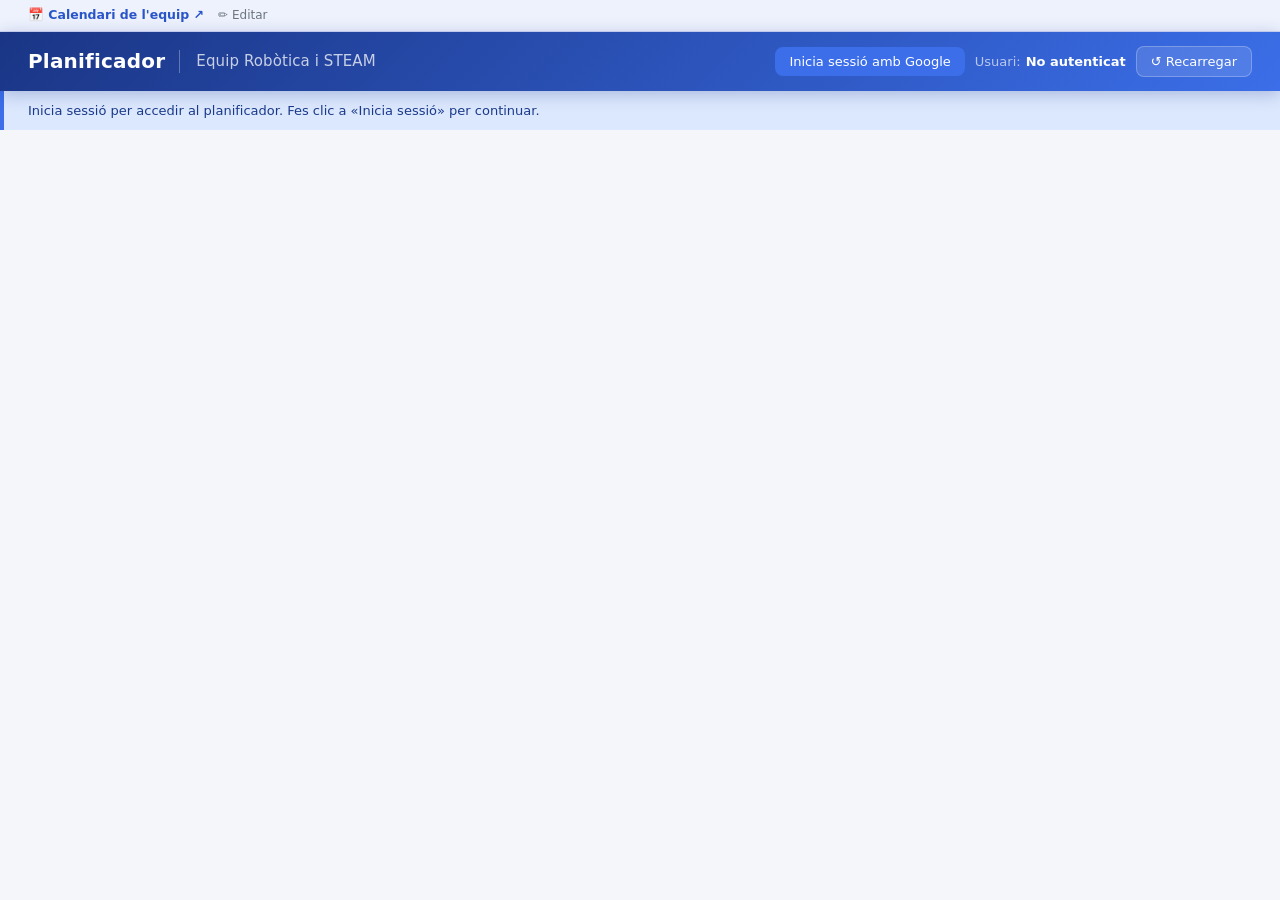
<file: docs/index.html>
<!DOCTYPE html>
<html lang="ca">
<head>
  <meta charset="UTF-8" />
  <meta name="viewport" content="width=device-width, initial-scale=1.0" />
  <title>Planificador d'Equip — Robòtica i STEAM</title>
  <link rel="stylesheet" href="styles.css" />
</head>
<body>

  <!-- ========== BARRA DE CALENDARI COMPARTIT ========== -->
  <div class="calendari-barra">
    <span class="calendari-links">
      <a id="calendari-enllac" class="calendari-link" href="#" target="_blank" rel="noopener">
        📅 Calendari de l'equip ↗
      </a>
      <a id="calendari-enllac-editar" class="calendari-link calendari-link-secundari" href="#" target="_blank" rel="noopener" title="Obre l'app completa de Google Calendar per afegir o editar esdeveniments">
        ✏️ Editar
      </a>
    </span>
    <span id="calendari-avis" class="calendari-avis" style="display:none"></span>
  </div>

  <!-- ========== CAPÇALERA ========== -->
  <header class="capcalera">
    <div class="capcalera-esquerra">
      <h1 class="titol-app">Planificador</h1>
      <span class="subtitol-app">Equip Robòtica i STEAM</span>
    </div>
    <div class="capcalera-dreta">
      <div class="usuari-info" id="usuari-info">
        <span class="usuari-label">Usuari:</span>
        <span class="usuari-nom" id="usuari-nom">Carregant…</span>
      </div>
      <button class="btn btn-secundari" id="btn-recarregar" title="Recarregar dades">
        ↺ Recarregar
      </button>
      <button class="btn btn-accent" id="btn-sincronitzar" title="Sincronitzar tasques des de documents d'actes" style="display:none">
        ⟳ Sincronitzar des de Docs
      </button>
    </div>
  </header>

  <!-- ========== MISSATGE D'ESTAT / ERROR ========== -->
  <div id="banner-estat" class="banner-estat" style="display:none"></div>

  <!-- ========== FORMULARI D'ENTRADA RÀPIDA ========== -->
  <section class="entrada-rapida" id="seccio-entrada">
    <p class="form-titol">Nova tasca</p>
    <form class="form-entrada" id="form-nova-tasca" autocomplete="off">
      <input
        type="text"
        id="inp-tasca"
        class="inp-tasca"
        placeholder="Nova tasca…"
        required
        maxlength="300"
      />
      <select id="inp-responsable" class="inp-select" required>
        <option value="">Responsable</option>
        <option value="Albert">Albert</option>
        <option value="Alexandra">Alexandra</option>
        <option value="Marta">Marta</option>
        <option value="Mercè">Mercè</option>
      </select>
      <input
        type="date"
        id="inp-data-fi"
        class="inp-data"
        required
        title="Data de fi"
      />
      <select id="inp-projecte" class="inp-select" title="Projecte (opcional)"></select>
      <input type="text" id="inp-projecte-nou" class="inp-tasca" placeholder="Nom del projecte…" maxlength="60" style="display:none;max-width:160px"/>
      <button type="submit" class="btn btn-primari">+ Afegir</button>
      <textarea id="inp-descripcio" class="inp-descripcio" placeholder="Descripció opcional…" maxlength="1000" rows="2"></textarea>
    </form>
  </section>

  <!-- ========== NAVEGACIÓ DE VISTES ========== -->
  <nav class="nav-vistes">
    <button class="nav-btn actiu" data-vista="tauler">Tauler</button>
    <button class="nav-btn" data-vista="gantt">Gantt</button>
    <button class="nav-btn" data-vista="persona">Per persona</button>
    <button class="nav-btn" data-vista="llargues">Tasques llargues</button>
    <button class="nav-btn" data-vista="projectes">Projectes</button>
    <button class="nav-btn" data-vista="avisos">Avisos</button>
  </nav>

  <!-- ========== ÀREA PRINCIPAL ========== -->
  <main class="contingut-principal">

    <!-- VISTA: TAULER (Kanban) -->
    <section id="vista-tauler" class="vista activa">
      <div class="kanban" id="kanban-columnes">
        <div class="kanban-col" data-estat="Pendent">
          <div class="kanban-col-cap">
            <span class="kanban-col-titol">Pendent</span>
            <span class="kanban-col-comptador" id="compt-pendent">0</span>
          </div>
          <div class="kanban-targetes" id="col-pendent"></div>
        </div>
        <div class="kanban-col" data-estat="En curs">
          <div class="kanban-col-cap">
            <span class="kanban-col-titol">En curs</span>
            <span class="kanban-col-comptador" id="compt-en-curs">0</span>
          </div>
          <div class="kanban-targetes" id="col-en-curs"></div>
        </div>
        <div class="kanban-col" data-estat="Bloquejada">
          <div class="kanban-col-cap">
            <span class="kanban-col-titol">Bloquejada</span>
            <span class="kanban-col-comptador" id="compt-bloquejada">0</span>
          </div>
          <div class="kanban-targetes" id="col-bloquejada"></div>
        </div>
        <div class="kanban-col" data-estat="Feta">
          <div class="kanban-col-cap">
            <span class="kanban-col-titol">Feta</span>
            <span class="kanban-col-comptador" id="compt-feta">0</span>
          </div>
          <div class="kanban-targetes" id="col-feta"></div>
        </div>
      </div>
    </section>

    <!-- VISTA: GANTT -->
    <section id="vista-gantt" class="vista">
      <div class="gantt-controls">
        <div class="gantt-mode-btns">
          <button class="btn btn-petit actiu" id="gantt-setmanal">Setmanal</button>
          <button class="btn btn-petit" id="gantt-mensual">Mensual</button>
        </div>
        <div class="gantt-filtres">
          <label for="gantt-filtre-persona" class="label-filtre">Responsable:</label>
          <select id="gantt-filtre-persona" class="inp-select petit">
            <option value="totes">Totes</option>
            <option value="Albert">Albert</option>
            <option value="Alexandra">Alexandra</option>
            <option value="Marta">Marta</option>
            <option value="Mercè">Mercè</option>
          </select>
          <label class="label-filtre">
            <input type="checkbox" id="gantt-mostrar-subtasques" checked />
            Mostrar subtasques
          </label>
        </div>
      </div>
      <div class="gantt-contenidor" id="gantt-contenidor">
        <!-- Renderitzat per app.js -->
      </div>
    </section>

    <!-- VISTA: PER PERSONA -->
    <section id="vista-persona" class="vista">
      <div id="persona-grups">
        <!-- Renderitzat per app.js -->
      </div>
    </section>

    <!-- VISTA: TASQUES LLARGUES -->
    <section id="vista-llargues" class="vista">
      <p class="seccio-subtitol">Tasques que contenen subtasques</p>
      <div id="llargues-llista">
        <!-- Renderitzat per app.js -->
      </div>
    </section>

    <!-- VISTA: PER PROJECTE -->
    <section id="vista-projectes" class="vista">
      <div id="projectes-llista"></div>
    </section>

    <!-- VISTA: AVISOS -->
    <section id="vista-avisos" class="vista">
      <div class="avisos-cap">
        <h2 class="seccio-titol">Avisos del sistema</h2>
        <button class="btn btn-petit" id="btn-recarregar-avisos">↺ Actualitzar</button>
      </div>
      <div id="avisos-llista">
        <!-- Renderitzat per app.js -->
      </div>
    </section>

  </main>

  <!-- ========== MODAL DE DETALL DE TASCA ========== -->
  <div id="modal-tasca" class="modal-overlay" style="display:none" role="dialog" aria-modal="true" aria-labelledby="modal-titol">
    <div class="modal-caixa">
      <button class="modal-tancar" id="modal-tancar" aria-label="Tancar">✕</button>
      <div id="modal-contingut">
        <!-- Renderitzat per app.js -->
      </div>
    </div>
  </div>

  <!-- ========== LOADING OVERLAY ========== -->
  <div id="overlay-carregant" class="overlay-carregant" style="display:none">
    <div class="spinner"></div>
    <span>Carregant…</span>
  </div>

  <script src="app.js"></script>
</body>
</html>
</file>
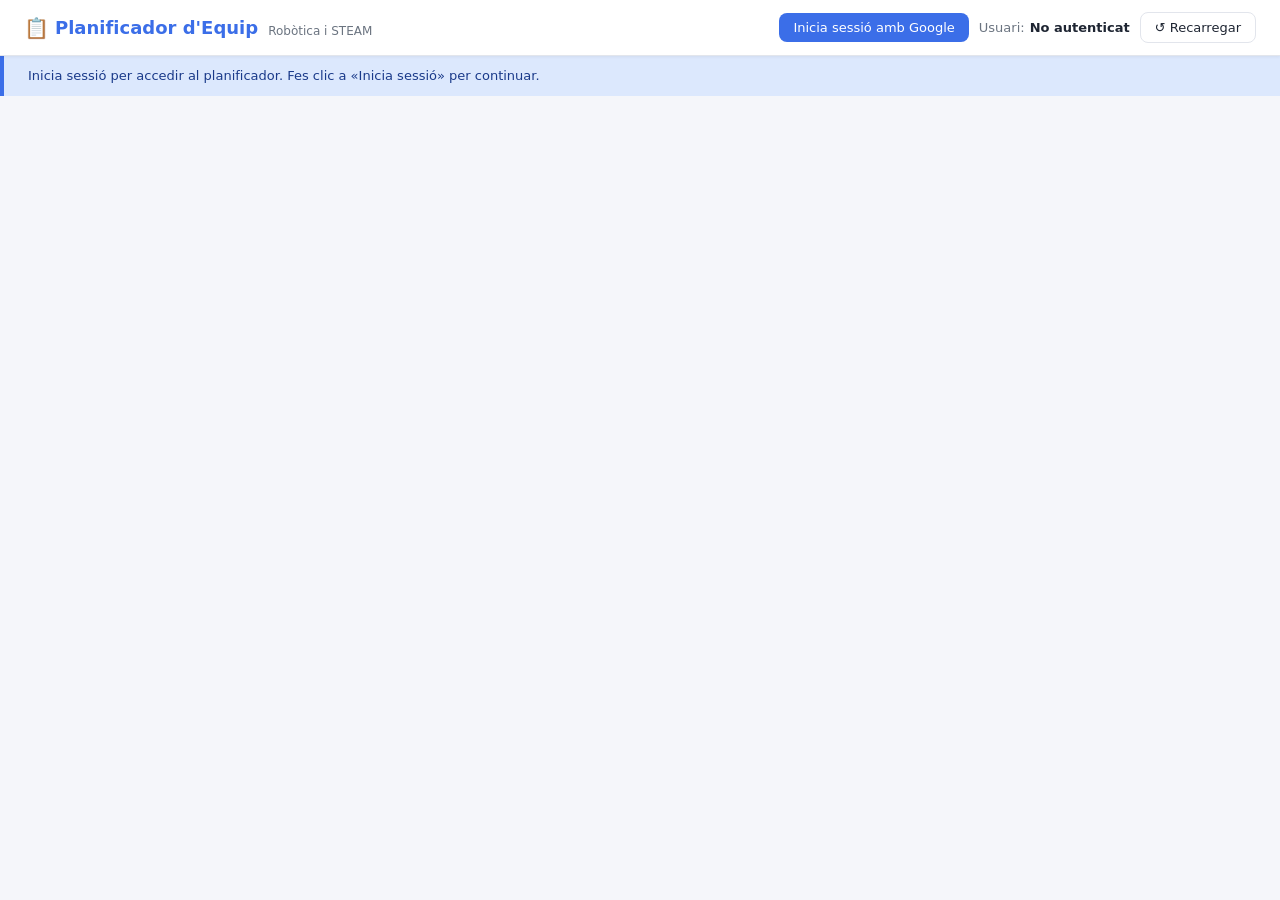
<file: webapp/index.html>
<!DOCTYPE html>
<html lang="ca">
<head>
  <meta charset="UTF-8" />
  <meta name="viewport" content="width=device-width, initial-scale=1.0" />
  <title>Planificador d'Equip — Robòtica i STEAM</title>
  <link rel="stylesheet" href="styles.css" />
</head>
<body>

  <!-- ========== CAPÇALERA ========== -->
  <header class="capcalera">
    <div class="capcalera-esquerra">
      <h1 class="titol-app">
        <span class="titol-icona">📋</span>
        Planificador d'Equip
      </h1>
      <span class="subtitol-app">Robòtica i STEAM</span>
    </div>
    <div class="capcalera-dreta">
      <div class="usuari-info" id="usuari-info">
        <span class="usuari-label">Usuari:</span>
        <span class="usuari-nom" id="usuari-nom">Carregant…</span>
      </div>
      <button class="btn btn-secundari" id="btn-recarregar" title="Recarregar dades">
        ↺ Recarregar
      </button>
      <button class="btn btn-accent" id="btn-sincronitzar" title="Sincronitzar tasques des de documents d'actes" style="display:none">
        ⟳ Sincronitzar des de Docs
      </button>
    </div>
  </header>

  <!-- ========== MISSATGE D'ESTAT / ERROR ========== -->
  <div id="banner-estat" class="banner-estat" style="display:none"></div>

  <!-- ========== FORMULARI D'ENTRADA RÀPIDA ========== -->
  <section class="entrada-rapida" id="seccio-entrada">
    <form class="form-entrada" id="form-nova-tasca" autocomplete="off">
      <input
        type="text"
        id="inp-tasca"
        class="inp-tasca"
        placeholder="Nova tasca…"
        required
        maxlength="300"
      />
      <select id="inp-responsable" class="inp-select" required>
        <option value="">Responsable</option>
        <option value="Albert">Albert</option>
        <option value="Alexandra">Alexandra</option>
        <option value="Marta">Marta</option>
        <option value="Mercè">Mercè</option>
      </select>
      <input
        type="date"
        id="inp-data-fi"
        class="inp-data"
        required
        title="Data de fi"
      />
      <button type="submit" class="btn btn-primari">+ Afegir</button>
    </form>
  </section>

  <!-- ========== NAVEGACIÓ DE VISTES ========== -->
  <nav class="nav-vistes">
    <button class="nav-btn actiu" data-vista="tauler">Tauler</button>
    <button class="nav-btn" data-vista="gantt">Gantt</button>
    <button class="nav-btn" data-vista="persona">Per persona</button>
    <button class="nav-btn" data-vista="llargues">Tasques llargues</button>
    <button class="nav-btn" data-vista="avisos">Avisos</button>
  </nav>

  <!-- ========== ÀREA PRINCIPAL ========== -->
  <main class="contingut-principal">

    <!-- VISTA: TAULER (Kanban) -->
    <section id="vista-tauler" class="vista activa">
      <div class="kanban" id="kanban-columnes">
        <div class="kanban-col" data-estat="Pendent">
          <div class="kanban-col-cap">
            <span class="kanban-col-titol">Pendent</span>
            <span class="kanban-col-comptador" id="compt-pendent">0</span>
          </div>
          <div class="kanban-targetes" id="col-pendent"></div>
        </div>
        <div class="kanban-col" data-estat="En curs">
          <div class="kanban-col-cap">
            <span class="kanban-col-titol">En curs</span>
            <span class="kanban-col-comptador" id="compt-en-curs">0</span>
          </div>
          <div class="kanban-targetes" id="col-en-curs"></div>
        </div>
        <div class="kanban-col" data-estat="Bloquejada">
          <div class="kanban-col-cap">
            <span class="kanban-col-titol">Bloquejada</span>
            <span class="kanban-col-comptador" id="compt-bloquejada">0</span>
          </div>
          <div class="kanban-targetes" id="col-bloquejada"></div>
        </div>
        <div class="kanban-col" data-estat="Feta">
          <div class="kanban-col-cap">
            <span class="kanban-col-titol">Feta</span>
            <span class="kanban-col-comptador" id="compt-feta">0</span>
          </div>
          <div class="kanban-targetes" id="col-feta"></div>
        </div>
      </div>
    </section>

    <!-- VISTA: GANTT -->
    <section id="vista-gantt" class="vista">
      <div class="gantt-controls">
        <div class="gantt-mode-btns">
          <button class="btn btn-petit actiu" id="gantt-setmanal">Setmanal</button>
          <button class="btn btn-petit" id="gantt-mensual">Mensual</button>
        </div>
        <div class="gantt-filtres">
          <label for="gantt-filtre-persona" class="label-filtre">Responsable:</label>
          <select id="gantt-filtre-persona" class="inp-select petit">
            <option value="totes">Totes</option>
            <option value="Albert">Albert</option>
            <option value="Alexandra">Alexandra</option>
            <option value="Marta">Marta</option>
            <option value="Mercè">Mercè</option>
          </select>
          <label class="label-filtre">
            <input type="checkbox" id="gantt-mostrar-subtasques" checked />
            Mostrar subtasques
          </label>
        </div>
      </div>
      <div class="gantt-contenidor" id="gantt-contenidor">
        <!-- Renderitzat per app.js -->
      </div>
    </section>

    <!-- VISTA: PER PERSONA -->
    <section id="vista-persona" class="vista">
      <div id="persona-grups">
        <!-- Renderitzat per app.js -->
      </div>
    </section>

    <!-- VISTA: TASQUES LLARGUES -->
    <section id="vista-llargues" class="vista">
      <p class="seccio-subtitol">Tasques que contenen subtasques</p>
      <div id="llargues-llista">
        <!-- Renderitzat per app.js -->
      </div>
    </section>

    <!-- VISTA: AVISOS -->
    <section id="vista-avisos" class="vista">
      <div class="avisos-cap">
        <h2 class="seccio-titol">Avisos del sistema</h2>
        <button class="btn btn-petit" id="btn-recarregar-avisos">↺ Actualitzar</button>
      </div>
      <div id="avisos-llista">
        <!-- Renderitzat per app.js -->
      </div>
    </section>

  </main>

  <!-- ========== MODAL DE DETALL DE TASCA ========== -->
  <div id="modal-tasca" class="modal-overlay" style="display:none" role="dialog" aria-modal="true" aria-labelledby="modal-titol">
    <div class="modal-caixa">
      <button class="modal-tancar" id="modal-tancar" aria-label="Tancar">✕</button>
      <div id="modal-contingut">
        <!-- Renderitzat per app.js -->
      </div>
    </div>
  </div>

  <!-- ========== LOADING OVERLAY ========== -->
  <div id="overlay-carregant" class="overlay-carregant" style="display:none">
    <div class="spinner"></div>
    <span>Carregant…</span>
  </div>

  <script src="app.js"></script>
</body>
</html>
</file>
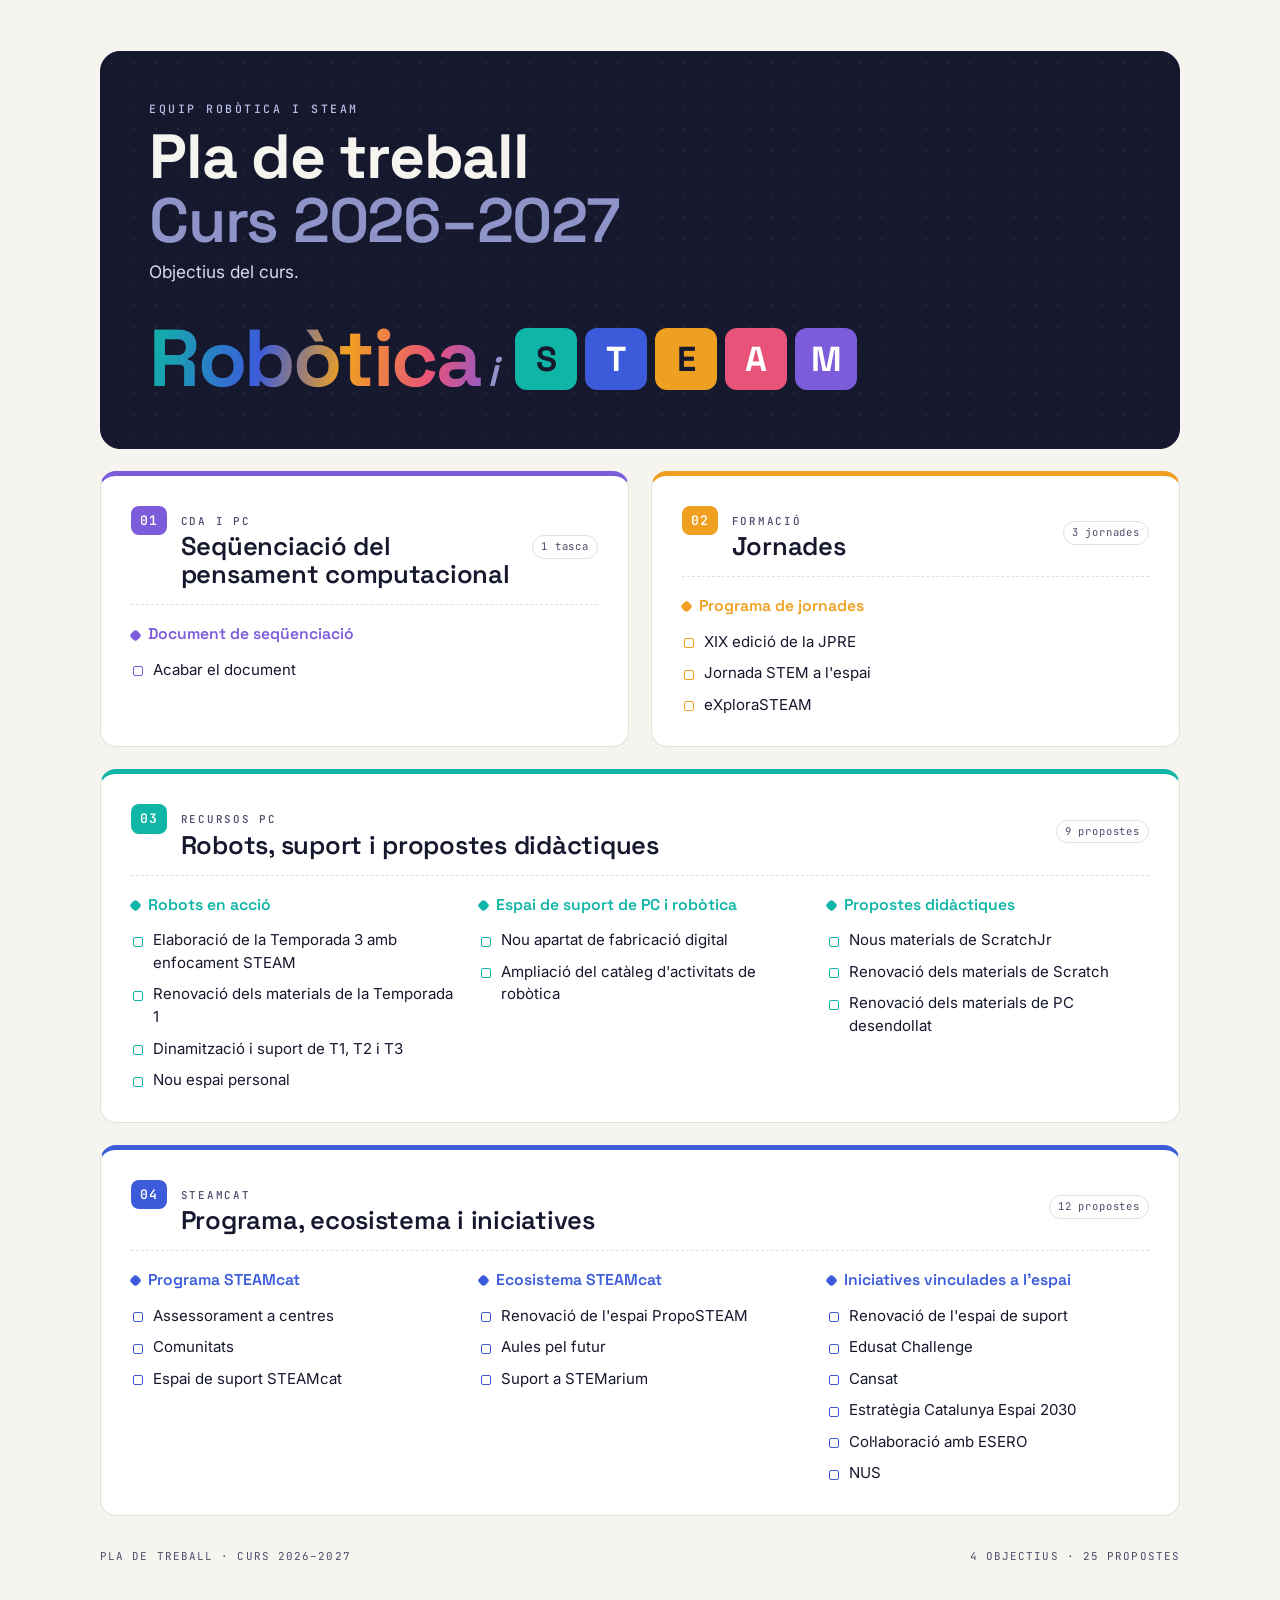
<file: docs/pla-treball-26-27.html>
<!DOCTYPE html>
<html lang="ca">
<head>
<meta charset="UTF-8">
<meta name="viewport" content="width=device-width, initial-scale=1.0">
<title>Pla de treball · Curs 2026–2027 · Equip Robòtica i STEAM</title>
<link rel="preconnect" href="https://fonts.googleapis.com">
<link rel="preconnect" href="https://fonts.gstatic.com" crossorigin>
<link href="https://fonts.googleapis.com/css2?family=Space+Grotesk:wght@400;500;600;700&family=Inter:wght@400;500;600&family=JetBrains+Mono:wght@500;600&display=swap" rel="stylesheet">
<style>
  :root{
    --ink:#16182E;
    --ink-soft:#4A4D6B;
    --paper:#F6F4EF;
    --card:#FFFFFF;
    --line:#E4E0D6;

    --steam-s:#0FB5A6; /* teal */
    --steam-t:#3B5BDB; /* blau */
    --steam-e:#F0A020; /* ambre */
    --steam-a:#E8537A; /* coral */
    --steam-m:#7C5CDB; /* violeta */

    --o1:#7C5CDB;
    --o2:#F0A020;
    --o3:#0FB5A6;
    --o4:#3B5BDB;
  }

  *{box-sizing:border-box;margin:0;padding:0}

  body{
    background:var(--paper);
    color:var(--ink);
    font-family:'Inter',system-ui,sans-serif;
    line-height:1.5;
    -webkit-font-smoothing:antialiased;
    padding:clamp(20px,4vw,64px) clamp(16px,4vw,48px);
  }

  .wrap{max-width:1080px;margin:0 auto}

  /* ---------- HERO ---------- */
  .hero{
    position:relative;
    border:1.5px solid var(--ink);
    background:var(--ink);
    color:var(--paper);
    border-radius:20px;
    padding:clamp(26px,4vw,48px);
    overflow:hidden;
  }
  .hero::after{
    content:"";
    position:absolute;inset:0;
    background-image:radial-gradient(rgba(255,255,255,.06) 1.2px, transparent 1.2px);
    background-size:22px 22px;
    pointer-events:none;
  }
  .eyebrow{
    font-family:'JetBrains Mono',monospace;
    font-weight:500;
    font-size:.72rem;
    letter-spacing:.22em;
    text-transform:uppercase;
    color:#B9BEE6;
    position:relative;z-index:1;
  }
  .hero h1{
    font-family:'Space Grotesk',sans-serif;
    font-weight:700;
    font-size:clamp(2.1rem,6vw,3.9rem);
    line-height:1.02;
    letter-spacing:-.02em;
    margin:.5rem 0 .1rem;
    position:relative;z-index:1;
  }
  .hero h1 .yr{color:#8E93C8;font-weight:600}
  .hero .lede{
    position:relative;z-index:1;
    color:#D7DAF0;
    font-size:clamp(.95rem,2vw,1.08rem);
    max-width:44ch;
    margin-top:.4rem;
  }

  /* STEAM logotype */
  .steam{
    display:flex;gap:clamp(10px,1.6vw,16px);flex-wrap:wrap;align-items:center;
    margin-top:clamp(22px,3.4vw,34px);
    position:relative;z-index:1;
    --logo:clamp(46px,8vw,62px);
  }
  .steam-lead{
    font-family:'Space Grotesk',sans-serif;
    font-weight:700;
    font-size:calc(var(--logo) * 1.3);
    line-height:1;
    letter-spacing:-.03em;
    background:linear-gradient(100deg,var(--steam-s),var(--steam-t) 32%,var(--steam-e) 56%,var(--steam-a) 80%,var(--steam-m));
    -webkit-background-clip:text;background-clip:text;
    -webkit-text-fill-color:transparent;color:transparent;
  }
  .steam-lead .i{
    -webkit-text-fill-color:#8E93C8;color:#8E93C8;
    font-style:italic;font-weight:500;
    font-size:.52em;
    padding:0 .08em 0 .16em;
  }
  .tiles{display:flex;gap:8px;flex-wrap:wrap}
  .tiles .tile{
    width:var(--logo);
    height:var(--logo);
    border-radius:12px;
    display:grid;place-items:center;
    font-family:'Space Grotesk',sans-serif;
    font-weight:700;
    font-size:calc(var(--logo) * 0.56);
    color:#16182E;
  }
  .tiles .tile:nth-child(1){background:var(--steam-s)}
  .tiles .tile:nth-child(2){background:var(--steam-t);color:#fff}
  .tiles .tile:nth-child(3){background:var(--steam-e)}
  .tiles .tile:nth-child(4){background:var(--steam-a);color:#fff}
  .tiles .tile:nth-child(5){background:var(--steam-m);color:#fff}

  /* ---------- GRID ---------- */
  .grid{
    display:grid;
    grid-template-columns:1fr 1fr;
    gap:clamp(16px,2.2vw,22px);
    margin-top:clamp(16px,2.2vw,22px);
  }
  .full{grid-column:1 / -1}

  .card{
    background:var(--card);
    border:1.5px solid var(--line);
    border-top:5px solid var(--accent);
    border-radius:16px;
    padding:clamp(20px,2.6vw,30px);
    display:flex;flex-direction:column;
  }

  .card-head{
    display:flex;align-items:baseline;gap:14px;
    padding-bottom:16px;margin-bottom:18px;
    border-bottom:1px dashed var(--line);
  }
  .num{
    font-family:'JetBrains Mono',monospace;
    font-weight:600;
    font-size:.82rem;
    color:#fff;background:var(--accent);
    padding:5px 9px;border-radius:8px;
    letter-spacing:.06em;flex:none;
  }
  .card-head h2{
    font-family:'Space Grotesk',sans-serif;
    font-weight:600;
    font-size:clamp(1.25rem,2.6vw,1.6rem);
    letter-spacing:-.01em;
    line-height:1.1;
  }
  .card-head .tag{
    display:block;
    font-family:'JetBrains Mono',monospace;
    font-weight:500;font-size:.68rem;
    letter-spacing:.16em;text-transform:uppercase;
    color:var(--ink-soft);margin-bottom:3px;
  }

  /* groups inside a card */
  .groups{
    display:grid;gap:clamp(16px,2vw,26px);
  }
  .groups.cols-3{grid-template-columns:repeat(3,1fr)}
  .group > .glabel{
    font-family:'Space Grotesk',sans-serif;
    font-weight:600;font-size:.98rem;
    color:var(--accent);
    display:flex;align-items:center;gap:8px;
    margin-bottom:12px;
  }
  .group > .glabel::before{
    content:"";width:9px;height:9px;flex:none;
    background:var(--accent);
    border-radius:3px;
    transform:rotate(45deg);
  }

  ul{list-style:none}
  li{
    position:relative;
    padding-left:22px;
    margin-bottom:9px;
    font-size:.94rem;
    color:var(--ink);
  }
  li:last-child{margin-bottom:0}
  li::before{
    content:"";
    position:absolute;left:2px;top:.5em;
    width:8px;height:8px;
    border:1.6px solid var(--accent);
    border-radius:2px;
  }

  /* count chip */
  .count{
    margin-left:auto;flex:none;align-self:center;
    font-family:'JetBrains Mono',monospace;
    font-size:.66rem;letter-spacing:.08em;
    color:var(--ink-soft);
    border:1px solid var(--line);
    padding:3px 8px;border-radius:20px;
    white-space:nowrap;
  }

  footer{
    margin-top:clamp(20px,3vw,32px);
    display:flex;justify-content:space-between;
    flex-wrap:wrap;gap:10px;
    font-family:'JetBrains Mono',monospace;
    font-size:.68rem;letter-spacing:.1em;
    text-transform:uppercase;color:var(--ink-soft);
  }

  /* entrance */
  @media (prefers-reduced-motion:no-preference){
    .card,.hero{animation:rise .55s cubic-bezier(.2,.7,.2,1) both}
    .card:nth-child(1){animation-delay:.05s}
    .card:nth-child(2){animation-delay:.1s}
    .card:nth-child(3){animation-delay:.15s}
    .card:nth-child(4){animation-delay:.2s}
    @keyframes rise{from{opacity:0;transform:translateY(14px)}to{opacity:1;transform:none}}
  }

  @media (max-width:720px){
    .grid{grid-template-columns:1fr}
    .groups.cols-3{grid-template-columns:1fr}
  }

  @media print{
    body{background:#fff;padding:0}
    .hero,.card{break-inside:avoid}
    .card,.hero{animation:none}
  }
</style>
</head>
<body>
<div class="wrap">

  <header class="hero">
    <div class="eyebrow">Equip Robòtica i STEAM</div>
    <h1>Pla de treball<br><span class="yr">Curs 2026–2027</span></h1>
    <p class="lede">Objectius del curs.</p>
    <div class="steam" aria-label="Robòtica i STEAM">
      <span class="steam-lead">Robòtica<span class="i">i</span></span>
      <div class="tiles">
        <span class="tile">S</span>
        <span class="tile">T</span>
        <span class="tile">E</span>
        <span class="tile">A</span>
        <span class="tile">M</span>
      </div>
    </div>
  </header>

  <main class="grid">

    <!-- OBJECTIU 1 -->
    <section class="card" style="--accent:var(--o1)">
      <div class="card-head">
        <span class="num">01</span>
        <div>
          <span class="tag">CDA i PC</span>
          <h2>Seqüenciació del pensament computacional</h2>
        </div>
        <span class="count">1 tasca</span>
      </div>
      <div class="groups">
        <div class="group">
          <div class="glabel">Document de seqüenciació</div>
          <ul>
            <li>Acabar el document</li>
          </ul>
        </div>
      </div>
    </section>

    <!-- OBJECTIU 2 -->
    <section class="card" style="--accent:var(--o2)">
      <div class="card-head">
        <span class="num">02</span>
        <div>
          <span class="tag">Formació</span>
          <h2>Jornades</h2>
        </div>
        <span class="count">3 jornades</span>
      </div>
      <div class="groups">
        <div class="group">
          <div class="glabel">Programa de jornades</div>
          <ul>
            <li>XIX edició de la JPRE</li>
            <li>Jornada STEM a l'espai</li>
            <li>eXploraSTEAM</li>
          </ul>
        </div>
      </div>
    </section>

    <!-- OBJECTIU 3 -->
    <section class="card full" style="--accent:var(--o3)">
      <div class="card-head">
        <span class="num">03</span>
        <div>
          <span class="tag">Recursos PC</span>
          <h2>Robots, suport i propostes didàctiques</h2>
        </div>
        <span class="count">9 propostes</span>
      </div>
      <div class="groups cols-3">
        <div class="group">
          <div class="glabel">Robots en acció</div>
          <ul>
            <li>Elaboració de la Temporada 3 amb enfocament STEAM</li>
            <li>Renovació dels materials de la Temporada 1</li>
            <li>Dinamització i suport de T1, T2 i T3</li>
            <li>Nou espai personal</li>
          </ul>
        </div>
        <div class="group">
          <div class="glabel">Espai de suport de PC i robòtica</div>
          <ul>
            <li>Nou apartat de fabricació digital</li>
            <li>Ampliació del catàleg d'activitats de robòtica</li>
          </ul>
        </div>
        <div class="group">
          <div class="glabel">Propostes didàctiques</div>
          <ul>
            <li>Nous materials de ScratchJr</li>
            <li>Renovació dels materials de Scratch</li>
            <li>Renovació dels materials de PC desendollat</li>
          </ul>
        </div>
      </div>
    </section>

    <!-- OBJECTIU 4 -->
    <section class="card full" style="--accent:var(--o4)">
      <div class="card-head">
        <span class="num">04</span>
        <div>
          <span class="tag">STEAMcat</span>
          <h2>Programa, ecosistema i iniciatives</h2>
        </div>
        <span class="count">12 propostes</span>
      </div>
      <div class="groups cols-3">
        <div class="group">
          <div class="glabel">Programa STEAMcat</div>
          <ul>
            <li>Assessorament a centres</li>
            <li>Comunitats</li>
            <li>Espai de suport STEAMcat</li>
          </ul>
        </div>
        <div class="group">
          <div class="glabel">Ecosistema STEAMcat</div>
          <ul>
            <li>Renovació de l'espai PropoSTEAM</li>
            <li>Aules pel futur</li>
            <li>Suport a STEMarium</li>
          </ul>
        </div>
        <div class="group">
          <div class="glabel">Iniciatives vinculades a l'espai</div>
          <ul>
            <li>Renovació de l'espai de suport</li>
            <li>Edusat Challenge</li>
            <li>Cansat</li>
            <li>Estratègia Catalunya Espai 2030</li>
            <li>Col·laboració amb ESERO</li>
            <li>NUS</li>
          </ul>
        </div>
      </div>
    </section>

  </main>

  <footer>
    <span>Pla de treball · Curs 2026–2027</span>
    <span>4 objectius · 25 propostes</span>
  </footer>

</div>
</body>
</html>
</file>
<file: docs/styles.css>
/* ============================================================
   styles.css — Planificador d'Equip Robòtica i STEAM
   Disseny: minimalista, net, sense dependències externes
   ============================================================ */

/* ---------- VARIABLES ---------- */
:root {
  --color-fons:         #f5f6fa;
  --color-superfície:   #ffffff;
  --color-vora:         #e2e5ec;
  --color-text:         #1e2532;
  --color-text-suau:    #6b7480;
  --color-primari:      #3b6ee8;
  --color-primari-fosc: #2955c8;
  --color-accent:       #0ea56e;
  --color-accent-fosc:  #0b8557;
  --color-perill:       #e84040;

  --color-pendent:      #6b7480;
  --color-en-curs:      #3b6ee8;
  --color-bloquejada:   #e84040;
  --color-feta:         #0ea56e;

  --color-col-pendent:   #f0f1f4;
  --color-col-en-curs:   #eef2fd;
  --color-col-bloquejada:#fdf0f0;
  --color-col-feta:      #edfaf4;

  --radi:       8px;
  --radi-gran:  12px;
  --ombra:      0 1px 4px rgba(0,0,0,.08), 0 2px 8px rgba(0,0,0,.05);
  --ombra-alta: 0 4px 16px rgba(0,0,0,.14);
  --transicio:  all .18s ease;

  --font: 'Segoe UI', system-ui, -apple-system, sans-serif;
}

/* ---------- RESET I BASE ---------- */
*, *::before, *::after { box-sizing: border-box; margin: 0; padding: 0; }

body {
  font-family: var(--font);
  background: var(--color-fons);
  color: var(--color-text);
  font-size: 14px;
  line-height: 1.5;
  min-height: 100vh;
}

button { cursor: pointer; font-family: inherit; }
input, select { font-family: inherit; }
a { color: var(--color-primari); }

/* ---------- BOTONS ---------- */
.btn {
  display: inline-flex;
  align-items: center;
  gap: 6px;
  padding: 7px 14px;
  border: none;
  border-radius: var(--radi);
  font-size: 13px;
  font-weight: 500;
  transition: var(--transicio);
  white-space: nowrap;
}
.btn-primari  { background: var(--color-primari); color: #fff; }
.btn-primari:hover  { background: var(--color-primari-fosc); }
.btn-secundari { background: var(--color-superfície); color: var(--color-text); border: 1px solid var(--color-vora); }
.btn-secundari:hover { background: var(--color-fons); }
.btn-accent   { background: var(--color-accent); color: #fff; }
.btn-accent:hover   { background: var(--color-accent-fosc); }
.btn-perill   { background: var(--color-perill); color: #fff; }
.btn-perill:hover   { opacity: .85; }
.btn-petit    { padding: 4px 10px; font-size: 12px; }
.btn:disabled { opacity: .5; cursor: not-allowed; }

/* Botons d'estat dins de les targetes */
.btn-estat {
  padding: 3px 8px;
  border-radius: 20px;
  border: none;
  font-size: 11px;
  font-weight: 600;
  transition: var(--transicio);
}
.btn-estat:hover { filter: brightness(.9); }
.btn-estat-pendent   { background: #e8eaed; color: var(--color-pendent); }
.btn-estat-en-curs   { background: #dce8fd; color: var(--color-en-curs); }
.btn-estat-bloquejada{ background: #fde0e0; color: var(--color-bloquejada); }
.btn-estat-feta      { background: #d4f5e6; color: var(--color-feta); }

/* ---------- BARRA DE CALENDARI ---------- */
.calendari-barra {
  display: flex;
  align-items: center;
  justify-content: space-between;
  flex-wrap: wrap;
  gap: 8px 16px;
  padding: 6px 28px;
  background: #eef2fd;
  border-bottom: 1px solid #d0d9f5;
  font-size: 12.5px;
}
.calendari-link {
  display: inline-flex;
  align-items: center;
  gap: 6px;
  color: var(--color-primari-fosc);
  font-weight: 600;
  text-decoration: none;
}
.calendari-link:hover { text-decoration: underline; }

.calendari-links { display: inline-flex; align-items: center; gap: 14px; }

.calendari-link-secundari {
  font-weight: 500;
  color: var(--color-text-suau);
  font-size: 12px;
}
.calendari-link-secundari:hover { color: var(--color-primari-fosc); }

.calendari-avis {
  display: inline-flex;
  align-items: center;
  gap: 8px;
  background: #fff6db;
  color: #7a5c00;
  border: 1px solid #f0dfa0;
  border-radius: 999px;
  padding: 3px 6px 3px 12px;
  font-weight: 500;
}
.calendari-avis-tancar {
  display: inline-flex;
  align-items: center;
  justify-content: center;
  border: none;
  background: transparent;
  color: inherit;
  font-size: 13px;
  line-height: 1;
  padding: 2px 4px;
  border-radius: 50%;
  opacity: .6;
}
.calendari-avis-tancar:hover { opacity: 1; background: rgba(0,0,0,.06); }

/* ---------- CAPÇALERA ---------- */
.capcalera {
  display: flex;
  align-items: center;
  justify-content: space-between;
  gap: 16px;
  padding: 14px 28px;
  background: linear-gradient(135deg, #1a3585 0%, #3b6ee8 100%);
  border-bottom: none;
  box-shadow: 0 3px 16px rgba(27,53,140,.28);
  position: sticky;
  top: 0;
  z-index: 100;
  flex-wrap: wrap;
}
.capcalera-esquerra { display: flex; align-items: center; gap: 14px; }
.capcalera-dreta    { display: flex; align-items: center; gap: 10px; flex-wrap: wrap; }

.titol-app {
  font-size: 20px;
  font-weight: 600;
  color: #fff;
  letter-spacing: 0.2px;
}
.subtitol-app {
  font-size: 15px;
  font-weight: 400;
  color: rgba(255,255,255,.75);
  padding-left: 16px;
  border-left: 1.5px solid rgba(255,255,255,.3);
  letter-spacing: 0.1px;
}

.usuari-info { display: flex; align-items: center; gap: 5px; font-size: 13px; }
.usuari-label { color: rgba(255,255,255,.65); }
.usuari-nom   { font-weight: 700; color: #fff; }

.capcalera .btn-secundari {
  background: rgba(255,255,255,.12);
  color: #fff;
  border-color: rgba(255,255,255,.25);
}
.capcalera .btn-secundari:hover { background: rgba(255,255,255,.22); }
.capcalera .btn-accent {
  background: rgba(255,255,255,.18);
  color: #fff;
  border: 1px solid rgba(255,255,255,.35);
}
.capcalera .btn-accent:hover { background: rgba(255,255,255,.28); }

/* ---------- BANNER D'ESTAT ---------- */
.banner-estat {
  padding: 10px 24px;
  font-size: 13px;
  font-weight: 500;
}
.banner-ok    { background: #d4f5e6; color: #0b6b44; border-left: 4px solid var(--color-accent); }
.banner-error { background: #fde0e0; color: #9b1c1c; border-left: 4px solid var(--color-perill); }
.banner-info  { background: #dce8fd; color: #1a3a8a; border-left: 4px solid var(--color-primari); }

/* ---------- ENTRADA RÀPIDA ---------- */
.entrada-rapida {
  background: linear-gradient(180deg, #eef2fd 0%, #f5f6fa 100%);
  border-bottom: 1px solid #d0d9f5;
  padding: 14px 28px 16px;
  box-shadow: 0 2px 8px rgba(59,110,232,.07);
}
.form-titol {
  font-size: 11px;
  font-weight: 700;
  text-transform: uppercase;
  letter-spacing: .7px;
  color: var(--color-primari);
  margin-bottom: 8px;
}
.form-entrada {
  display: flex;
  gap: 8px;
  align-items: center;
  flex-wrap: wrap;
}
.inp-tasca {
  flex: 1;
  min-width: 200px;
  padding: 9px 13px;
  border: 1.5px solid #c2cef0;
  border-radius: var(--radi);
  font-size: 14px;
  background: #fff;
  transition: var(--transicio);
}
.inp-tasca:focus { outline: none; border-color: var(--color-primari); box-shadow: 0 0 0 3px rgba(59,110,232,.15); }
.inp-select {
  padding: 9px 10px;
  border: 1.5px solid #c2cef0;
  border-radius: var(--radi);
  font-size: 13px;
  background: #fff;
  color: var(--color-text);
  transition: var(--transicio);
}
.inp-select:focus { outline: none; border-color: var(--color-primari); box-shadow: 0 0 0 3px rgba(59,110,232,.15); }
.inp-select.petit { padding: 5px 8px; font-size: 12px; }
.inp-data {
  padding: 8px 10px;
  border: 1.5px solid #c2cef0;
  border-radius: var(--radi);
  font-size: 13px;
  background: #fff;
  transition: var(--transicio);
}
.inp-data:focus { outline: none; border-color: var(--color-primari); box-shadow: 0 0 0 3px rgba(59,110,232,.15); }

/* ---------- NAVEGACIÓ DE VISTES ---------- */
.nav-vistes {
  display: flex;
  gap: 2px;
  padding: 0 24px;
  background: var(--color-superfície);
  border-bottom: 1px solid var(--color-vora);
  overflow-x: auto;
}
.nav-btn {
  padding: 10px 16px;
  border: none;
  border-bottom: 3px solid transparent;
  background: transparent;
  color: var(--color-text-suau);
  font-size: 13px;
  font-weight: 500;
  transition: var(--transicio);
  white-space: nowrap;
}
.nav-btn:hover { color: var(--color-primari); }
.nav-btn.actiu {
  color: var(--color-primari);
  border-bottom-color: var(--color-primari);
  font-weight: 600;
}

/* ---------- CONTINGUT PRINCIPAL ---------- */
.contingut-principal { padding: 20px 24px; }

.vista { display: none; }
.vista.activa { display: block; }

/* ---------- KANBAN ---------- */
.kanban {
  display: grid;
  grid-template-columns: repeat(4, 1fr);
  gap: 16px;
  align-items: start;
}
@media (max-width: 900px) {
  .kanban { grid-template-columns: repeat(2, 1fr); }
}
@media (max-width: 520px) {
  .kanban { grid-template-columns: 1fr; }
}

.kanban-col {
  border-radius: var(--radi-gran);
  padding: 12px;
  min-height: 200px;
}
.kanban-col[data-estat="Pendent"]   { background: var(--color-col-pendent); }
.kanban-col[data-estat="En curs"]   { background: var(--color-col-en-curs); }
.kanban-col[data-estat="Bloquejada"]{ background: var(--color-col-bloquejada); }
.kankan-col[data-estat="Feta"]      { background: var(--color-col-feta); }
.kanban-col[data-estat="Feta"]      { background: var(--color-col-feta); }

.kanban-col-cap {
  display: flex;
  align-items: center;
  justify-content: space-between;
  margin-bottom: 10px;
  padding: 0 4px;
}
.kanban-col-titol {
  font-size: 13px;
  font-weight: 700;
  text-transform: uppercase;
  letter-spacing: .5px;
}
.kanban-col[data-estat="Pendent"]    .kanban-col-titol { color: var(--color-pendent); }
.kanban-col[data-estat="En curs"]    .kanban-col-titol { color: var(--color-en-curs); }
.kanban-col[data-estat="Bloquejada"] .kanban-col-titol { color: var(--color-bloquejada); }
.kanban-col[data-estat="Feta"]       .kanban-col-titol { color: var(--color-feta); }

.kanban-col-comptador {
  background: rgba(0,0,0,.1);
  border-radius: 20px;
  padding: 1px 8px;
  font-size: 12px;
  font-weight: 700;
}

/* Targetes Kanban */
.targeta {
  background: var(--color-superfície);
  border-radius: var(--radi);
  padding: 12px;
  box-shadow: var(--ombra);
  margin-bottom: 8px;
  cursor: pointer;
  transition: var(--transicio);
  border-left: 3px solid transparent;
}
.targeta:hover { box-shadow: var(--ombra-alta); transform: translateY(-1px); }
.targeta[data-estat="Pendent"]   { border-left-color: var(--color-pendent); }
.targeta[data-estat="En curs"]   { border-left-color: var(--color-en-curs); }
.targeta[data-estat="Bloquejada"]{ border-left-color: var(--color-bloquejada); }
.targeta[data-estat="Feta"]      { border-left-color: var(--color-feta); }

.targeta-titol {
  font-size: 13px;
  font-weight: 600;
  margin-bottom: 6px;
  line-height: 1.4;
}
.targeta-meta {
  display: flex;
  flex-direction: column;
  gap: 2px;
  margin-bottom: 8px;
}
.targeta-meta-fila {
  display: flex;
  align-items: center;
  gap: 4px;
  font-size: 11px;
  color: var(--color-text-suau);
}
.xip-responsable {
  display: inline-block;
  padding: 1px 7px;
  border-radius: 20px;
  font-size: 11px;
  font-weight: 600;
  background: #e8eaed;
  color: #444;
}
.xip-responsable-Albert    { background: #dce8fd; color: #1a3a8a; }
.xip-responsable-Alexandra { background: #fde8f4; color: #7b1a5a; }
.xip-responsable-Marta     { background: #fdf5e0; color: #7a5700; }
.xip-responsable-Mercè     { background: #e8fdf4; color: #0b6b44; }

.targeta-accions {
  display: flex;
  gap: 4px;
  flex-wrap: wrap;
  margin-top: 6px;
}
.barra-progres-contenidor {
  margin-top: 6px;
  height: 4px;
  background: #e2e5ec;
  border-radius: 2px;
  overflow: hidden;
}
.barra-progres {
  height: 100%;
  border-radius: 2px;
  background: var(--color-accent);
  transition: width .3s ease;
}
.text-progres {
  font-size: 11px;
  color: var(--color-text-suau);
  margin-top: 3px;
}

/* ---------- GANTT ---------- */
.gantt-controls {
  display: flex;
  align-items: center;
  gap: 16px;
  margin-bottom: 16px;
  flex-wrap: wrap;
}
.gantt-mode-btns { display: flex; gap: 4px; }
.gantt-filtres   { display: flex; align-items: center; gap: 10px; flex-wrap: wrap; }
.label-filtre    { font-size: 12px; color: var(--color-text-suau); }

.gantt-contenidor {
  overflow-x: auto;
  background: var(--color-superfície);
  border-radius: var(--radi-gran);
  box-shadow: var(--ombra);
  border: 1px solid var(--color-vora);
}
.gantt-taula {
  min-width: max-content;
  width: 100%;
}
.gantt-cap {
  display: flex;
  border-bottom: 2px solid var(--color-vora);
  background: #f8f9fc;
  position: sticky;
  top: 0;
  z-index: 10;
}
.gantt-cap-nom {
  width: 220px;
  min-width: 220px;
  padding: 8px 12px;
  font-size: 12px;
  font-weight: 700;
  color: var(--color-text-suau);
  border-right: 1px solid var(--color-vora);
}
.gantt-cap-dates { display: flex; flex: 1; }
.gantt-cap-data {
  font-size: 11px;
  font-weight: 600;
  color: var(--color-text-suau);
  text-align: center;
  padding: 8px 0;
  border-right: 1px solid var(--color-vora);
}
.gantt-cap-data.avui-cap { color: var(--color-primari); background: rgba(59,110,232,.06); }

.gantt-fila {
  display: flex;
  border-bottom: 1px solid var(--color-vora);
  align-items: center;
  min-height: 36px;
}
.gantt-fila:last-child { border-bottom: none; }
.gantt-fila:hover { background: #f8f9fc; }
.gantt-fila.gantt-subtasca { background: #fafafa; }
.gantt-fila.gantt-subtasca .gantt-fila-nom { padding-left: 28px; font-size: 12px; }

.gantt-fila-nom {
  width: 220px;
  min-width: 220px;
  padding: 6px 12px;
  font-size: 13px;
  border-right: 1px solid var(--color-vora);
  overflow: hidden;
  white-space: nowrap;
  text-overflow: ellipsis;
  cursor: pointer;
  color: var(--color-text);
}
.gantt-fila-nom:hover { color: var(--color-primari); }

.gantt-fila-barra-contenidor {
  flex: 1;
  position: relative;
  height: 36px;
  overflow: hidden;
}
.gantt-linia-avui {
  position: absolute;
  top: 0;
  bottom: 0;
  width: 2px;
  background: rgba(59,110,232,.4);
  z-index: 2;
}
.gantt-cel {
  position: absolute;
  top: 0; bottom: 0;
  border-right: 1px solid var(--color-vora);
}
.gantt-barra {
  position: absolute;
  top: 8px;
  height: 20px;
  border-radius: 4px;
  opacity: .85;
  z-index: 3;
  min-width: 4px;
  transition: opacity .15s;
  display: flex;
  align-items: center;
  padding: 0 6px;
  font-size: 11px;
  color: #fff;
  overflow: hidden;
  white-space: nowrap;
  text-overflow: ellipsis;
  cursor: pointer;
}
.gantt-barra:hover { opacity: 1; }
.gantt-barra[data-estat="Pendent"]   { background: var(--color-pendent); }
.gantt-barra[data-estat="En curs"]   { background: var(--color-en-curs); }
.gantt-barra[data-estat="Bloquejada"]{ background: var(--color-bloquejada); }
.gantt-barra[data-estat="Feta"]      { background: var(--color-feta); }
.gantt-barra.subtasca-barra          { top: 11px; height: 14px; opacity: .7; }

/* ---------- PER PERSONA ---------- */
.persona-grup {
  background: var(--color-superfície);
  border-radius: var(--radi-gran);
  box-shadow: var(--ombra);
  margin-bottom: 20px;
  overflow: hidden;
}
.persona-cap {
  display: flex;
  align-items: center;
  gap: 10px;
  padding: 14px 18px;
  border-bottom: 1px solid var(--color-vora);
  background: #f8f9fc;
}
.persona-avatar {
  width: 36px; height: 36px;
  border-radius: 50%;
  display: flex;
  align-items: center;
  justify-content: center;
  font-weight: 700;
  font-size: 16px;
  color: #fff;
}
.avatar-Albert    { background: #3b6ee8; }
.avatar-Alexandra { background: #c43b9e; }
.avatar-Marta     { background: #e88d3b; }
.avatar-Mercè     { background: #0ea56e; }

.persona-nom { font-size: 16px; font-weight: 700; }
.persona-recompte { font-size: 12px; color: var(--color-text-suau); margin-left: auto; }

.persona-tasques {
  display: flex;
  flex-direction: column;
  gap: 0;
}
.persona-tasca-fila {
  display: flex;
  align-items: center;
  gap: 10px;
  padding: 10px 18px;
  border-bottom: 1px solid var(--color-vora);
  cursor: pointer;
  transition: var(--transicio);
}
.persona-tasca-fila:last-child { border-bottom: none; }
.persona-tasca-fila:hover { background: #f8f9fc; }

.persona-tasca-titol { flex: 1; font-size: 13px; font-weight: 500; }
.persona-tasca-data  { font-size: 11px; color: var(--color-text-suau); white-space: nowrap; }
.persona-sense-tasques { padding: 20px 18px; color: var(--color-text-suau); font-size: 13px; }

/* ---------- TASQUES LLARGUES ---------- */
.seccio-subtitol { font-size: 13px; color: var(--color-text-suau); margin-bottom: 16px; }
.seccio-titol    { font-size: 18px; font-weight: 700; }

.llarga-targeta {
  background: var(--color-superfície);
  border-radius: var(--radi-gran);
  box-shadow: var(--ombra);
  margin-bottom: 14px;
  overflow: hidden;
  cursor: pointer;
  transition: var(--transicio);
}
.llarga-targeta:hover { box-shadow: var(--ombra-alta); }

.llarga-cap {
  display: flex;
  align-items: center;
  gap: 10px;
  padding: 14px 18px;
  border-bottom: 1px solid var(--color-vora);
}
.llarga-titol     { flex: 1; font-size: 15px; font-weight: 600; }
.llarga-progres-text { font-size: 12px; color: var(--color-text-suau); white-space: nowrap; }

.llarga-progres-bar {
  height: 4px;
  background: #e2e5ec;
}
.llarga-progres-bar .barra-progres { background: var(--color-accent); }

.llarga-subtasques {
  padding: 10px 18px;
}
.llarga-subtasca-item {
  display: flex;
  align-items: center;
  gap: 8px;
  padding: 5px 0;
  font-size: 12px;
  border-bottom: 1px solid var(--color-vora);
}
.llarga-subtasca-item:last-child { border-bottom: none; }
.subtasca-estat-dot {
  width: 8px; height: 8px;
  border-radius: 50%;
  flex-shrink: 0;
}
.dot-Pendent    { background: var(--color-pendent); }
.dot-En.curs    { background: var(--color-en-curs); }
.dot-Bloquejada { background: var(--color-bloquejada); }
.dot-Feta       { background: var(--color-feta); }

/* ---------- AVISOS ---------- */
.avisos-cap { display: flex; align-items: center; justify-content: space-between; margin-bottom: 14px; }

.avis-targeta {
  background: var(--color-superfície);
  border-radius: var(--radi);
  box-shadow: var(--ombra);
  padding: 12px 16px;
  margin-bottom: 8px;
  border-left: 4px solid #e8eaed;
}
.avis-targeta.duplicat         { border-left-color: #f59e0b; }
.avis-targeta.error_acces      { border-left-color: var(--color-perill); }
.avis-targeta.error_api        { border-left-color: var(--color-perill); }
.avis-targeta.responsable_buit { border-left-color: #f59e0b; }
.avis-targeta.responsable_invalid { border-left-color: var(--color-perill); }
.avis-targeta.data_buida       { border-left-color: #f59e0b; }
.avis-targeta.codi_no_trobat   { border-left-color: var(--color-perill); }

.avis-cap {
  display: flex;
  align-items: center;
  gap: 8px;
  margin-bottom: 4px;
}
.avis-tipus {
  font-size: 11px;
  font-weight: 700;
  text-transform: uppercase;
  padding: 2px 6px;
  border-radius: 4px;
  background: #e8eaed;
}
.avis-data { font-size: 11px; color: var(--color-text-suau); margin-left: auto; }
.avis-missatge { font-size: 13px; }
.avis-document { font-size: 11px; color: var(--color-text-suau); margin-top: 3px; }

/* ---------- MODAL ---------- */
.modal-overlay {
  position: fixed;
  inset: 0;
  background: rgba(0,0,0,.45);
  z-index: 500;
  display: flex;
  align-items: flex-start;
  justify-content: center;
  padding: 40px 16px;
  overflow-y: auto;
}
.modal-caixa {
  background: var(--color-superfície);
  border-radius: var(--radi-gran);
  box-shadow: var(--ombra-alta);
  width: 100%;
  max-width: 640px;
  padding: 24px;
  position: relative;
}
.modal-tancar {
  position: absolute;
  top: 16px; right: 16px;
  background: none;
  border: none;
  font-size: 18px;
  color: var(--color-text-suau);
  cursor: pointer;
  padding: 4px 8px;
  border-radius: var(--radi);
}
.modal-tancar:hover { background: var(--color-fons); }

.modal-codi   { font-size: 11px; color: var(--color-text-suau); font-family: monospace; margin-bottom: 6px; }
.modal-titol  { font-size: 20px; font-weight: 700; margin-bottom: 14px; padding-right: 30px; }
.modal-info-grid {
  display: grid;
  grid-template-columns: 1fr 1fr;
  gap: 10px;
  margin-bottom: 16px;
}
.modal-info-grup { display: flex; flex-direction: column; gap: 2px; }
.modal-info-label { font-size: 11px; color: var(--color-text-suau); text-transform: uppercase; letter-spacing: .4px; }
.modal-info-valor { font-size: 13px; font-weight: 500; }

.modal-seccio-titol {
  font-size: 13px;
  font-weight: 700;
  text-transform: uppercase;
  letter-spacing: .4px;
  color: var(--color-text-suau);
  margin: 16px 0 8px;
  padding-bottom: 6px;
  border-bottom: 1px solid var(--color-vora);
}

.modal-accions-estat {
  display: flex;
  gap: 6px;
  flex-wrap: wrap;
  margin-bottom: 16px;
}

.modal-subtasques-llista { margin-bottom: 14px; }
.modal-subtasca-item {
  display: flex;
  align-items: center;
  gap: 8px;
  padding: 7px 0;
  border-bottom: 1px solid var(--color-vora);
  font-size: 13px;
}
.modal-subtasca-item:last-child { border-bottom: none; }
.modal-subtasca-nom { flex: 1; }
.modal-subtasca-resp { font-size: 11px; color: var(--color-text-suau); }
.modal-sub-nom, .modal-sub-data {
  border: 1.5px solid #c2cef0;
  border-radius: var(--radi);
  font-family: inherit;
  background: #fff;
  color: var(--color-text);
  transition: var(--transicio);
}
.modal-sub-nom:focus, .modal-sub-data:focus {
  outline: none;
  border-color: var(--color-primari);
  box-shadow: 0 0 0 2px rgba(59,110,232,.15);
}
.modal-sub-nom  { flex: 1; min-width: 80px; padding: 4px 8px; font-size: 12px; }
.modal-sub-data { width: 130px; padding: 4px 6px; font-size: 12px; }

.form-subtasca {
  display: flex;
  gap: 8px;
  flex-wrap: wrap;
  align-items: center;
  background: var(--color-fons);
  border-radius: var(--radi);
  padding: 10px;
}
.form-subtasca .inp-tasca { min-width: 150px; }

.modal-participants {
  display: flex;
  align-items: center;
  gap: 10px;
  flex-wrap: wrap;
  margin-bottom: 4px;
}
.participant-label {
  display: inline-flex;
  align-items: center;
  gap: 5px;
  cursor: pointer;
}
.participant-label input[type="checkbox"] { cursor: pointer; }

.modal-data-edit {
  display: flex;
  align-items: center;
  gap: 6px;
  margin-top: 2px;
}
.modal-data-edit .inp-data { padding: 5px 8px; font-size: 13px; }

.modal-accio-arxivar {
  margin-top: 20px;
  padding-top: 14px;
  border-top: 1px solid var(--color-vora);
  display: flex;
  justify-content: flex-end;
}

/* ---------- LOADING / SPINNER ---------- */
.overlay-carregant {
  position: fixed;
  inset: 0;
  background: rgba(255,255,255,.7);
  z-index: 1000;
  display: flex;
  flex-direction: column;
  align-items: center;
  justify-content: center;
  gap: 12px;
  font-size: 14px;
  color: var(--color-text-suau);
}
.spinner {
  width: 32px; height: 32px;
  border: 3px solid var(--color-vora);
  border-top-color: var(--color-primari);
  border-radius: 50%;
  animation: gira .7s linear infinite;
}
@keyframes gira { to { transform: rotate(360deg); } }

/* ---------- TASQUES ENDARRERIDES ---------- */
.targeta--vencuda {
  background: #fff5f5;
  border-left-color: var(--color-perill) !important;
}
.badge-projecte {
  display: inline-block;
  padding: 1px 7px;
  border-radius: 4px;
  font-size: 10px;
  font-weight: 600;
  background: #ede9fe;
  color: #5b21b6;
  text-transform: uppercase;
  letter-spacing: .4px;
  margin-bottom: 4px;
}
.badge-vencuda {
  display: inline-block;
  padding: 1px 6px;
  border-radius: 4px;
  font-size: 10px;
  font-weight: 700;
  background: #fde0e0;
  color: var(--color-perill);
  text-transform: uppercase;
  letter-spacing: .4px;
  vertical-align: middle;
}
.data-vencuda { color: var(--color-perill); font-weight: 600; }
.gantt-barra--vencuda {
  outline: 2px solid var(--color-perill);
  outline-offset: -2px;
}

/* ---------- MODAL: TÍTOL EDITABLE ---------- */
.modal-inp-titol {
  display: block;
  width: 100%;
  font-size: 20px;
  font-weight: 700;
  border: 1.5px solid transparent;
  border-radius: var(--radi);
  padding: 4px 8px;
  margin-bottom: 14px;
  padding-right: 30px;
  background: transparent;
  font-family: inherit;
  color: var(--color-text);
  transition: var(--transicio);
}
.modal-inp-titol:hover { border-color: var(--color-vora); background: var(--color-fons); }
.modal-inp-titol:focus { outline: none; border-color: var(--color-primari); background: var(--color-fons); box-shadow: 0 0 0 3px rgba(59,110,232,.15); }

/* ---------- MODAL: TEXTAREA DESCRIPCIÓ ---------- */
.modal-textarea {
  display: block;
  width: 100%;
  padding: 9px 13px;
  border: 1.5px solid #c2cef0;
  border-radius: var(--radi);
  font-size: 13px;
  font-family: inherit;
  background: #fff;
  color: var(--color-text);
  resize: vertical;
  min-height: 60px;
  transition: var(--transicio);
  margin-bottom: 12px;
}
.modal-textarea:focus { outline: none; border-color: var(--color-primari); box-shadow: 0 0 0 3px rgba(59,110,232,.15); }

/* ---------- MODAL: BOTÓ GLOBAL GUARDAR ---------- */
.modal-accions-guardar {
  margin: 4px 0 16px;
  display: flex;
  justify-content: flex-end;
}

/* ---------- MODAL: SECCIÓ DOCUMENTS I ENLLAÇOS ---------- */
.modal-enllacos-llista {
  display: flex;
  flex-direction: column;
  gap: 6px;
  margin-bottom: 10px;
  min-height: 10px;
}
.modal-enllac-item {
  display: flex;
  align-items: center;
  gap: 8px;
  padding: 6px 10px;
  background: var(--color-fons);
  border-radius: var(--radi);
  border: 1px solid var(--color-vora);
}
.modal-enllac-link {
  flex: 1;
  font-size: 13px;
  color: var(--color-primari);
  text-decoration: none;
  overflow: hidden;
  text-overflow: ellipsis;
  white-space: nowrap;
}
.modal-enllac-link:hover { text-decoration: underline; }
.modal-afegir-enllac {
  display: flex;
  gap: 8px;
  align-items: center;
  flex-wrap: wrap;
  margin-bottom: 4px;
}
.modal-afegir-enllac .inp-tasca { min-width: 150px; }
.modal-sense-data {
  font-size: 13px;
  color: var(--color-text-suau);
  padding: 4px 0 8px;
}

/* ---------- TARGETA: DESCRIPCIÓ ---------- */
.targeta-descripcio {
  font-size: 11px;
  color: var(--color-text-suau);
  margin-bottom: 6px;
  line-height: 1.4;
  font-style: italic;
}

/* ---------- FORMULARI: CAMP DESCRIPCIÓ ---------- */
.inp-descripcio {
  flex: 0 0 100%;
  padding: 9px 13px;
  border: 1.5px solid #c2cef0;
  border-radius: var(--radi);
  font-size: 14px;
  font-family: inherit;
  background: #fff;
  color: var(--color-text);
  resize: none;
  height: 60px;
  transition: var(--transicio);
  line-height: 1.5;
}
.inp-descripcio:focus { outline: none; border-color: var(--color-primari); box-shadow: 0 0 0 3px rgba(59,110,232,.15); }

/* ---------- BUIT / SENSE DADES ---------- */
.estat-buit {
  text-align: center;
  padding: 40px 20px;
  color: var(--color-text-suau);
}
.estat-buit-icona { font-size: 36px; margin-bottom: 10px; }
.estat-buit-text  { font-size: 14px; }
</file>
<file: webapp/styles.css>
/* ============================================================
   styles.css — Planificador d'Equip Robòtica i STEAM
   Disseny: minimalista, net, sense dependències externes
   ============================================================ */

/* ---------- VARIABLES ---------- */
:root {
  --color-fons:         #f5f6fa;
  --color-superfície:   #ffffff;
  --color-vora:         #e2e5ec;
  --color-text:         #1e2532;
  --color-text-suau:    #6b7480;
  --color-primari:      #3b6ee8;
  --color-primari-fosc: #2955c8;
  --color-accent:       #0ea56e;
  --color-accent-fosc:  #0b8557;
  --color-perill:       #e84040;

  --color-pendent:      #6b7480;
  --color-en-curs:      #3b6ee8;
  --color-bloquejada:   #e84040;
  --color-feta:         #0ea56e;

  --color-col-pendent:   #f0f1f4;
  --color-col-en-curs:   #eef2fd;
  --color-col-bloquejada:#fdf0f0;
  --color-col-feta:      #edfaf4;

  --radi:       8px;
  --radi-gran:  12px;
  --ombra:      0 1px 4px rgba(0,0,0,.08), 0 2px 8px rgba(0,0,0,.05);
  --ombra-alta: 0 4px 16px rgba(0,0,0,.14);
  --transicio:  all .18s ease;

  --font: 'Segoe UI', system-ui, -apple-system, sans-serif;
}

/* ---------- RESET I BASE ---------- */
*, *::before, *::after { box-sizing: border-box; margin: 0; padding: 0; }

body {
  font-family: var(--font);
  background: var(--color-fons);
  color: var(--color-text);
  font-size: 14px;
  line-height: 1.5;
  min-height: 100vh;
}

button { cursor: pointer; font-family: inherit; }
input, select { font-family: inherit; }
a { color: var(--color-primari); }

/* ---------- BOTONS ---------- */
.btn {
  display: inline-flex;
  align-items: center;
  gap: 6px;
  padding: 7px 14px;
  border: none;
  border-radius: var(--radi);
  font-size: 13px;
  font-weight: 500;
  transition: var(--transicio);
  white-space: nowrap;
}
.btn-primari  { background: var(--color-primari); color: #fff; }
.btn-primari:hover  { background: var(--color-primari-fosc); }
.btn-secundari { background: var(--color-superfície); color: var(--color-text); border: 1px solid var(--color-vora); }
.btn-secundari:hover { background: var(--color-fons); }
.btn-accent   { background: var(--color-accent); color: #fff; }
.btn-accent:hover   { background: var(--color-accent-fosc); }
.btn-perill   { background: var(--color-perill); color: #fff; }
.btn-perill:hover   { opacity: .85; }
.btn-petit    { padding: 4px 10px; font-size: 12px; }
.btn:disabled { opacity: .5; cursor: not-allowed; }

/* Botons d'estat dins de les targetes */
.btn-estat {
  padding: 3px 8px;
  border-radius: 20px;
  border: none;
  font-size: 11px;
  font-weight: 600;
  transition: var(--transicio);
}
.btn-estat:hover { filter: brightness(.9); }
.btn-estat-pendent   { background: #e8eaed; color: var(--color-pendent); }
.btn-estat-en-curs   { background: #dce8fd; color: var(--color-en-curs); }
.btn-estat-bloquejada{ background: #fde0e0; color: var(--color-bloquejada); }
.btn-estat-feta      { background: #d4f5e6; color: var(--color-feta); }

/* ---------- CAPÇALERA ---------- */
.capcalera {
  display: flex;
  align-items: center;
  justify-content: space-between;
  gap: 16px;
  padding: 12px 24px;
  background: var(--color-superfície);
  border-bottom: 1px solid var(--color-vora);
  box-shadow: 0 1px 3px rgba(0,0,0,.06);
  position: sticky;
  top: 0;
  z-index: 100;
  flex-wrap: wrap;
}
.capcalera-esquerra { display: flex; align-items: baseline; gap: 10px; }
.capcalera-dreta    { display: flex; align-items: center; gap: 10px; flex-wrap: wrap; }

.titol-app {
  font-size: 18px;
  font-weight: 700;
  color: var(--color-primari);
  display: flex;
  align-items: center;
  gap: 6px;
}
.titol-icona { font-size: 20px; }
.subtitol-app { font-size: 12px; color: var(--color-text-suau); }

.usuari-info { display: flex; align-items: center; gap: 5px; font-size: 13px; }
.usuari-label { color: var(--color-text-suau); }
.usuari-nom   { font-weight: 600; }

/* ---------- BANNER D'ESTAT ---------- */
.banner-estat {
  padding: 10px 24px;
  font-size: 13px;
  font-weight: 500;
}
.banner-ok    { background: #d4f5e6; color: #0b6b44; border-left: 4px solid var(--color-accent); }
.banner-error { background: #fde0e0; color: #9b1c1c; border-left: 4px solid var(--color-perill); }
.banner-info  { background: #dce8fd; color: #1a3a8a; border-left: 4px solid var(--color-primari); }

/* ---------- ENTRADA RÀPIDA ---------- */
.entrada-rapida {
  background: var(--color-superfície);
  border-bottom: 1px solid var(--color-vora);
  padding: 12px 24px;
}
.form-entrada {
  display: flex;
  gap: 8px;
  align-items: center;
  flex-wrap: wrap;
}
.inp-tasca {
  flex: 1;
  min-width: 200px;
  padding: 8px 12px;
  border: 1px solid var(--color-vora);
  border-radius: var(--radi);
  font-size: 14px;
  transition: var(--transicio);
}
.inp-tasca:focus { outline: none; border-color: var(--color-primari); box-shadow: 0 0 0 3px rgba(59,110,232,.15); }
.inp-select {
  padding: 8px 10px;
  border: 1px solid var(--color-vora);
  border-radius: var(--radi);
  font-size: 13px;
  background: var(--color-superfície);
  color: var(--color-text);
}
.inp-select:focus { outline: none; border-color: var(--color-primari); }
.inp-select.petit { padding: 5px 8px; font-size: 12px; }
.inp-data {
  padding: 7px 10px;
  border: 1px solid var(--color-vora);
  border-radius: var(--radi);
  font-size: 13px;
}
.inp-data:focus { outline: none; border-color: var(--color-primari); }

/* ---------- NAVEGACIÓ DE VISTES ---------- */
.nav-vistes {
  display: flex;
  gap: 2px;
  padding: 0 24px;
  background: var(--color-superfície);
  border-bottom: 1px solid var(--color-vora);
  overflow-x: auto;
}
.nav-btn {
  padding: 10px 16px;
  border: none;
  border-bottom: 3px solid transparent;
  background: transparent;
  color: var(--color-text-suau);
  font-size: 13px;
  font-weight: 500;
  transition: var(--transicio);
  white-space: nowrap;
}
.nav-btn:hover { color: var(--color-primari); }
.nav-btn.actiu {
  color: var(--color-primari);
  border-bottom-color: var(--color-primari);
  font-weight: 600;
}

/* ---------- CONTINGUT PRINCIPAL ---------- */
.contingut-principal { padding: 20px 24px; }

.vista { display: none; }
.vista.activa { display: block; }

/* ---------- KANBAN ---------- */
.kanban {
  display: grid;
  grid-template-columns: repeat(4, 1fr);
  gap: 16px;
  align-items: start;
}
@media (max-width: 900px) {
  .kanban { grid-template-columns: repeat(2, 1fr); }
}
@media (max-width: 520px) {
  .kanban { grid-template-columns: 1fr; }
}

.kanban-col {
  border-radius: var(--radi-gran);
  padding: 12px;
  min-height: 200px;
}
.kanban-col[data-estat="Pendent"]   { background: var(--color-col-pendent); }
.kanban-col[data-estat="En curs"]   { background: var(--color-col-en-curs); }
.kanban-col[data-estat="Bloquejada"]{ background: var(--color-col-bloquejada); }
.kankan-col[data-estat="Feta"]      { background: var(--color-col-feta); }
.kanban-col[data-estat="Feta"]      { background: var(--color-col-feta); }

.kanban-col-cap {
  display: flex;
  align-items: center;
  justify-content: space-between;
  margin-bottom: 10px;
  padding: 0 4px;
}
.kanban-col-titol {
  font-size: 13px;
  font-weight: 700;
  text-transform: uppercase;
  letter-spacing: .5px;
}
.kanban-col[data-estat="Pendent"]    .kanban-col-titol { color: var(--color-pendent); }
.kanban-col[data-estat="En curs"]    .kanban-col-titol { color: var(--color-en-curs); }
.kanban-col[data-estat="Bloquejada"] .kanban-col-titol { color: var(--color-bloquejada); }
.kanban-col[data-estat="Feta"]       .kanban-col-titol { color: var(--color-feta); }

.kanban-col-comptador {
  background: rgba(0,0,0,.1);
  border-radius: 20px;
  padding: 1px 8px;
  font-size: 12px;
  font-weight: 700;
}

/* Targetes Kanban */
.targeta {
  background: var(--color-superfície);
  border-radius: var(--radi);
  padding: 12px;
  box-shadow: var(--ombra);
  margin-bottom: 8px;
  cursor: pointer;
  transition: var(--transicio);
  border-left: 3px solid transparent;
}
.targeta:hover { box-shadow: var(--ombra-alta); transform: translateY(-1px); }
.targeta[data-estat="Pendent"]   { border-left-color: var(--color-pendent); }
.targeta[data-estat="En curs"]   { border-left-color: var(--color-en-curs); }
.targeta[data-estat="Bloquejada"]{ border-left-color: var(--color-bloquejada); }
.targeta[data-estat="Feta"]      { border-left-color: var(--color-feta); }

.targeta-titol {
  font-size: 13px;
  font-weight: 600;
  margin-bottom: 6px;
  line-height: 1.4;
}
.targeta-meta {
  display: flex;
  flex-direction: column;
  gap: 2px;
  margin-bottom: 8px;
}
.targeta-meta-fila {
  display: flex;
  align-items: center;
  gap: 4px;
  font-size: 11px;
  color: var(--color-text-suau);
}
.xip-responsable {
  display: inline-block;
  padding: 1px 7px;
  border-radius: 20px;
  font-size: 11px;
  font-weight: 600;
  background: #e8eaed;
  color: #444;
}
.xip-responsable-Albert    { background: #dce8fd; color: #1a3a8a; }
.xip-responsable-Alexandra { background: #fde8f4; color: #7b1a5a; }
.xip-responsable-Marta     { background: #fdf5e0; color: #7a5700; }
.xip-responsable-Mercè     { background: #e8fdf4; color: #0b6b44; }

.targeta-accions {
  display: flex;
  gap: 4px;
  flex-wrap: wrap;
  margin-top: 6px;
}
.barra-progres-contenidor {
  margin-top: 6px;
  height: 4px;
  background: #e2e5ec;
  border-radius: 2px;
  overflow: hidden;
}
.barra-progres {
  height: 100%;
  border-radius: 2px;
  background: var(--color-accent);
  transition: width .3s ease;
}
.text-progres {
  font-size: 11px;
  color: var(--color-text-suau);
  margin-top: 3px;
}

/* ---------- GANTT ---------- */
.gantt-controls {
  display: flex;
  align-items: center;
  gap: 16px;
  margin-bottom: 16px;
  flex-wrap: wrap;
}
.gantt-mode-btns { display: flex; gap: 4px; }
.gantt-filtres   { display: flex; align-items: center; gap: 10px; flex-wrap: wrap; }
.label-filtre    { font-size: 12px; color: var(--color-text-suau); }

.gantt-contenidor {
  overflow-x: auto;
  background: var(--color-superfície);
  border-radius: var(--radi-gran);
  box-shadow: var(--ombra);
  border: 1px solid var(--color-vora);
}
.gantt-taula {
  min-width: max-content;
  width: 100%;
}
.gantt-cap {
  display: flex;
  border-bottom: 2px solid var(--color-vora);
  background: #f8f9fc;
  position: sticky;
  top: 0;
  z-index: 10;
}
.gantt-cap-nom {
  width: 220px;
  min-width: 220px;
  padding: 8px 12px;
  font-size: 12px;
  font-weight: 700;
  color: var(--color-text-suau);
  border-right: 1px solid var(--color-vora);
}
.gantt-cap-dates { display: flex; flex: 1; }
.gantt-cap-data {
  font-size: 11px;
  font-weight: 600;
  color: var(--color-text-suau);
  text-align: center;
  padding: 8px 0;
  border-right: 1px solid var(--color-vora);
}
.gantt-cap-data.avui-cap { color: var(--color-primari); background: rgba(59,110,232,.06); }

.gantt-fila {
  display: flex;
  border-bottom: 1px solid var(--color-vora);
  align-items: center;
  min-height: 36px;
}
.gantt-fila:last-child { border-bottom: none; }
.gantt-fila:hover { background: #f8f9fc; }
.gantt-fila.gantt-subtasca { background: #fafafa; }
.gantt-fila.gantt-subtasca .gantt-fila-nom { padding-left: 28px; font-size: 12px; }

.gantt-fila-nom {
  width: 220px;
  min-width: 220px;
  padding: 6px 12px;
  font-size: 13px;
  border-right: 1px solid var(--color-vora);
  overflow: hidden;
  white-space: nowrap;
  text-overflow: ellipsis;
  cursor: pointer;
  color: var(--color-text);
}
.gantt-fila-nom:hover { color: var(--color-primari); }

.gantt-fila-barra-contenidor {
  flex: 1;
  position: relative;
  height: 36px;
  overflow: hidden;
}
.gantt-linia-avui {
  position: absolute;
  top: 0;
  bottom: 0;
  width: 2px;
  background: rgba(59,110,232,.4);
  z-index: 2;
}
.gantt-cel {
  position: absolute;
  top: 0; bottom: 0;
  border-right: 1px solid var(--color-vora);
}
.gantt-barra {
  position: absolute;
  top: 8px;
  height: 20px;
  border-radius: 4px;
  opacity: .85;
  z-index: 3;
  min-width: 4px;
  transition: opacity .15s;
  display: flex;
  align-items: center;
  padding: 0 6px;
  font-size: 11px;
  color: #fff;
  overflow: hidden;
  white-space: nowrap;
  text-overflow: ellipsis;
  cursor: pointer;
}
.gantt-barra:hover { opacity: 1; }
.gantt-barra[data-estat="Pendent"]   { background: var(--color-pendent); }
.gantt-barra[data-estat="En curs"]   { background: var(--color-en-curs); }
.gantt-barra[data-estat="Bloquejada"]{ background: var(--color-bloquejada); }
.gantt-barra[data-estat="Feta"]      { background: var(--color-feta); }
.gantt-barra.subtasca-barra          { top: 11px; height: 14px; opacity: .7; }

/* ---------- PER PERSONA ---------- */
.persona-grup {
  background: var(--color-superfície);
  border-radius: var(--radi-gran);
  box-shadow: var(--ombra);
  margin-bottom: 20px;
  overflow: hidden;
}
.persona-cap {
  display: flex;
  align-items: center;
  gap: 10px;
  padding: 14px 18px;
  border-bottom: 1px solid var(--color-vora);
  background: #f8f9fc;
}
.persona-avatar {
  width: 36px; height: 36px;
  border-radius: 50%;
  display: flex;
  align-items: center;
  justify-content: center;
  font-weight: 700;
  font-size: 16px;
  color: #fff;
}
.avatar-Albert    { background: #3b6ee8; }
.avatar-Alexandra { background: #c43b9e; }
.avatar-Marta     { background: #e88d3b; }
.avatar-Mercè     { background: #0ea56e; }

.persona-nom { font-size: 16px; font-weight: 700; }
.persona-recompte { font-size: 12px; color: var(--color-text-suau); margin-left: auto; }

.persona-tasques {
  display: flex;
  flex-direction: column;
  gap: 0;
}
.persona-tasca-fila {
  display: flex;
  align-items: center;
  gap: 10px;
  padding: 10px 18px;
  border-bottom: 1px solid var(--color-vora);
  cursor: pointer;
  transition: var(--transicio);
}
.persona-tasca-fila:last-child { border-bottom: none; }
.persona-tasca-fila:hover { background: #f8f9fc; }

.persona-tasca-titol { flex: 1; font-size: 13px; font-weight: 500; }
.persona-tasca-data  { font-size: 11px; color: var(--color-text-suau); white-space: nowrap; }
.persona-sense-tasques { padding: 20px 18px; color: var(--color-text-suau); font-size: 13px; }

/* ---------- TASQUES LLARGUES ---------- */
.seccio-subtitol { font-size: 13px; color: var(--color-text-suau); margin-bottom: 16px; }
.seccio-titol    { font-size: 18px; font-weight: 700; }

.llarga-targeta {
  background: var(--color-superfície);
  border-radius: var(--radi-gran);
  box-shadow: var(--ombra);
  margin-bottom: 14px;
  overflow: hidden;
  cursor: pointer;
  transition: var(--transicio);
}
.llarga-targeta:hover { box-shadow: var(--ombra-alta); }

.llarga-cap {
  display: flex;
  align-items: center;
  gap: 10px;
  padding: 14px 18px;
  border-bottom: 1px solid var(--color-vora);
}
.llarga-titol     { flex: 1; font-size: 15px; font-weight: 600; }
.llarga-progres-text { font-size: 12px; color: var(--color-text-suau); white-space: nowrap; }

.llarga-progres-bar {
  height: 4px;
  background: #e2e5ec;
}
.llarga-progres-bar .barra-progres { background: var(--color-accent); }

.llarga-subtasques {
  padding: 10px 18px;
}
.llarga-subtasca-item {
  display: flex;
  align-items: center;
  gap: 8px;
  padding: 5px 0;
  font-size: 12px;
  border-bottom: 1px solid var(--color-vora);
}
.llarga-subtasca-item:last-child { border-bottom: none; }
.subtasca-estat-dot {
  width: 8px; height: 8px;
  border-radius: 50%;
  flex-shrink: 0;
}
.dot-Pendent    { background: var(--color-pendent); }
.dot-En.curs    { background: var(--color-en-curs); }
.dot-Bloquejada { background: var(--color-bloquejada); }
.dot-Feta       { background: var(--color-feta); }

/* ---------- AVISOS ---------- */
.avisos-cap { display: flex; align-items: center; justify-content: space-between; margin-bottom: 14px; }

.avis-targeta {
  background: var(--color-superfície);
  border-radius: var(--radi);
  box-shadow: var(--ombra);
  padding: 12px 16px;
  margin-bottom: 8px;
  border-left: 4px solid #e8eaed;
}
.avis-targeta.duplicat         { border-left-color: #f59e0b; }
.avis-targeta.error_acces      { border-left-color: var(--color-perill); }
.avis-targeta.error_api        { border-left-color: var(--color-perill); }
.avis-targeta.responsable_buit { border-left-color: #f59e0b; }
.avis-targeta.responsable_invalid { border-left-color: var(--color-perill); }
.avis-targeta.data_buida       { border-left-color: #f59e0b; }
.avis-targeta.codi_no_trobat   { border-left-color: var(--color-perill); }

.avis-cap {
  display: flex;
  align-items: center;
  gap: 8px;
  margin-bottom: 4px;
}
.avis-tipus {
  font-size: 11px;
  font-weight: 700;
  text-transform: uppercase;
  padding: 2px 6px;
  border-radius: 4px;
  background: #e8eaed;
}
.avis-data { font-size: 11px; color: var(--color-text-suau); margin-left: auto; }
.avis-missatge { font-size: 13px; }
.avis-document { font-size: 11px; color: var(--color-text-suau); margin-top: 3px; }

/* ---------- MODAL ---------- */
.modal-overlay {
  position: fixed;
  inset: 0;
  background: rgba(0,0,0,.45);
  z-index: 500;
  display: flex;
  align-items: flex-start;
  justify-content: center;
  padding: 40px 16px;
  overflow-y: auto;
}
.modal-caixa {
  background: var(--color-superfície);
  border-radius: var(--radi-gran);
  box-shadow: var(--ombra-alta);
  width: 100%;
  max-width: 640px;
  padding: 24px;
  position: relative;
}
.modal-tancar {
  position: absolute;
  top: 16px; right: 16px;
  background: none;
  border: none;
  font-size: 18px;
  color: var(--color-text-suau);
  cursor: pointer;
  padding: 4px 8px;
  border-radius: var(--radi);
}
.modal-tancar:hover { background: var(--color-fons); }

.modal-codi   { font-size: 11px; color: var(--color-text-suau); font-family: monospace; margin-bottom: 6px; }
.modal-titol  { font-size: 20px; font-weight: 700; margin-bottom: 14px; padding-right: 30px; }
.modal-info-grid {
  display: grid;
  grid-template-columns: 1fr 1fr;
  gap: 10px;
  margin-bottom: 16px;
}
.modal-info-grup { display: flex; flex-direction: column; gap: 2px; }
.modal-info-label { font-size: 11px; color: var(--color-text-suau); text-transform: uppercase; letter-spacing: .4px; }
.modal-info-valor { font-size: 13px; font-weight: 500; }

.modal-seccio-titol {
  font-size: 13px;
  font-weight: 700;
  text-transform: uppercase;
  letter-spacing: .4px;
  color: var(--color-text-suau);
  margin: 16px 0 8px;
  padding-bottom: 6px;
  border-bottom: 1px solid var(--color-vora);
}

.modal-accions-estat {
  display: flex;
  gap: 6px;
  flex-wrap: wrap;
  margin-bottom: 16px;
}

.modal-subtasques-llista { margin-bottom: 14px; }
.modal-subtasca-item {
  display: flex;
  align-items: center;
  gap: 8px;
  padding: 7px 0;
  border-bottom: 1px solid var(--color-vora);
  font-size: 13px;
}
.modal-subtasca-item:last-child { border-bottom: none; }
.modal-subtasca-nom { flex: 1; }
.modal-subtasca-resp { font-size: 11px; color: var(--color-text-suau); }

.form-subtasca {
  display: flex;
  gap: 8px;
  flex-wrap: wrap;
  align-items: center;
  background: var(--color-fons);
  border-radius: var(--radi);
  padding: 10px;
}
.form-subtasca .inp-tasca { min-width: 150px; }

.modal-accio-arxivar {
  margin-top: 20px;
  padding-top: 14px;
  border-top: 1px solid var(--color-vora);
  display: flex;
  justify-content: flex-end;
}

/* ---------- LOADING / SPINNER ---------- */
.overlay-carregant {
  position: fixed;
  inset: 0;
  background: rgba(255,255,255,.7);
  z-index: 1000;
  display: flex;
  flex-direction: column;
  align-items: center;
  justify-content: center;
  gap: 12px;
  font-size: 14px;
  color: var(--color-text-suau);
}
.spinner {
  width: 32px; height: 32px;
  border: 3px solid var(--color-vora);
  border-top-color: var(--color-primari);
  border-radius: 50%;
  animation: gira .7s linear infinite;
}
@keyframes gira { to { transform: rotate(360deg); } }

/* ---------- BUIT / SENSE DADES ---------- */
.estat-buit {
  text-align: center;
  padding: 40px 20px;
  color: var(--color-text-suau);
}
.estat-buit-icona { font-size: 36px; margin-bottom: 10px; }
.estat-buit-text  { font-size: 14px; }
</file>
